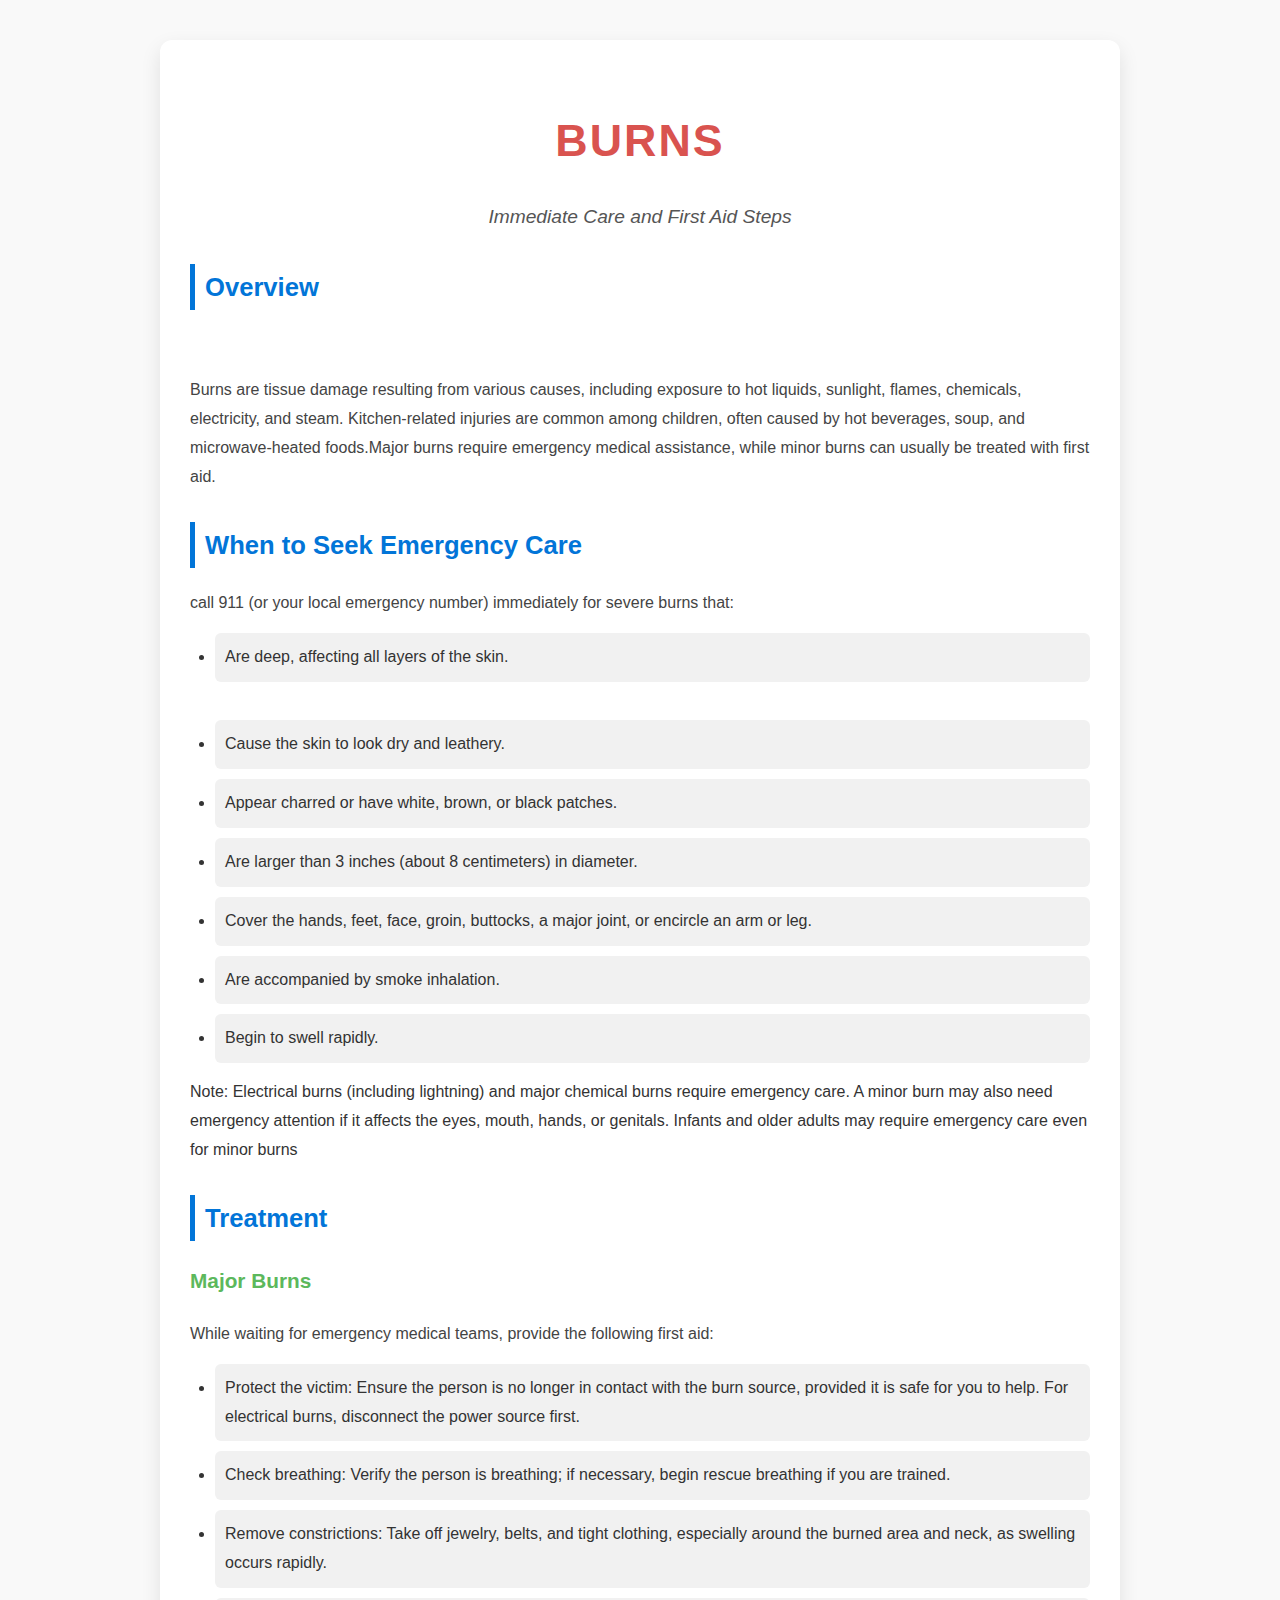
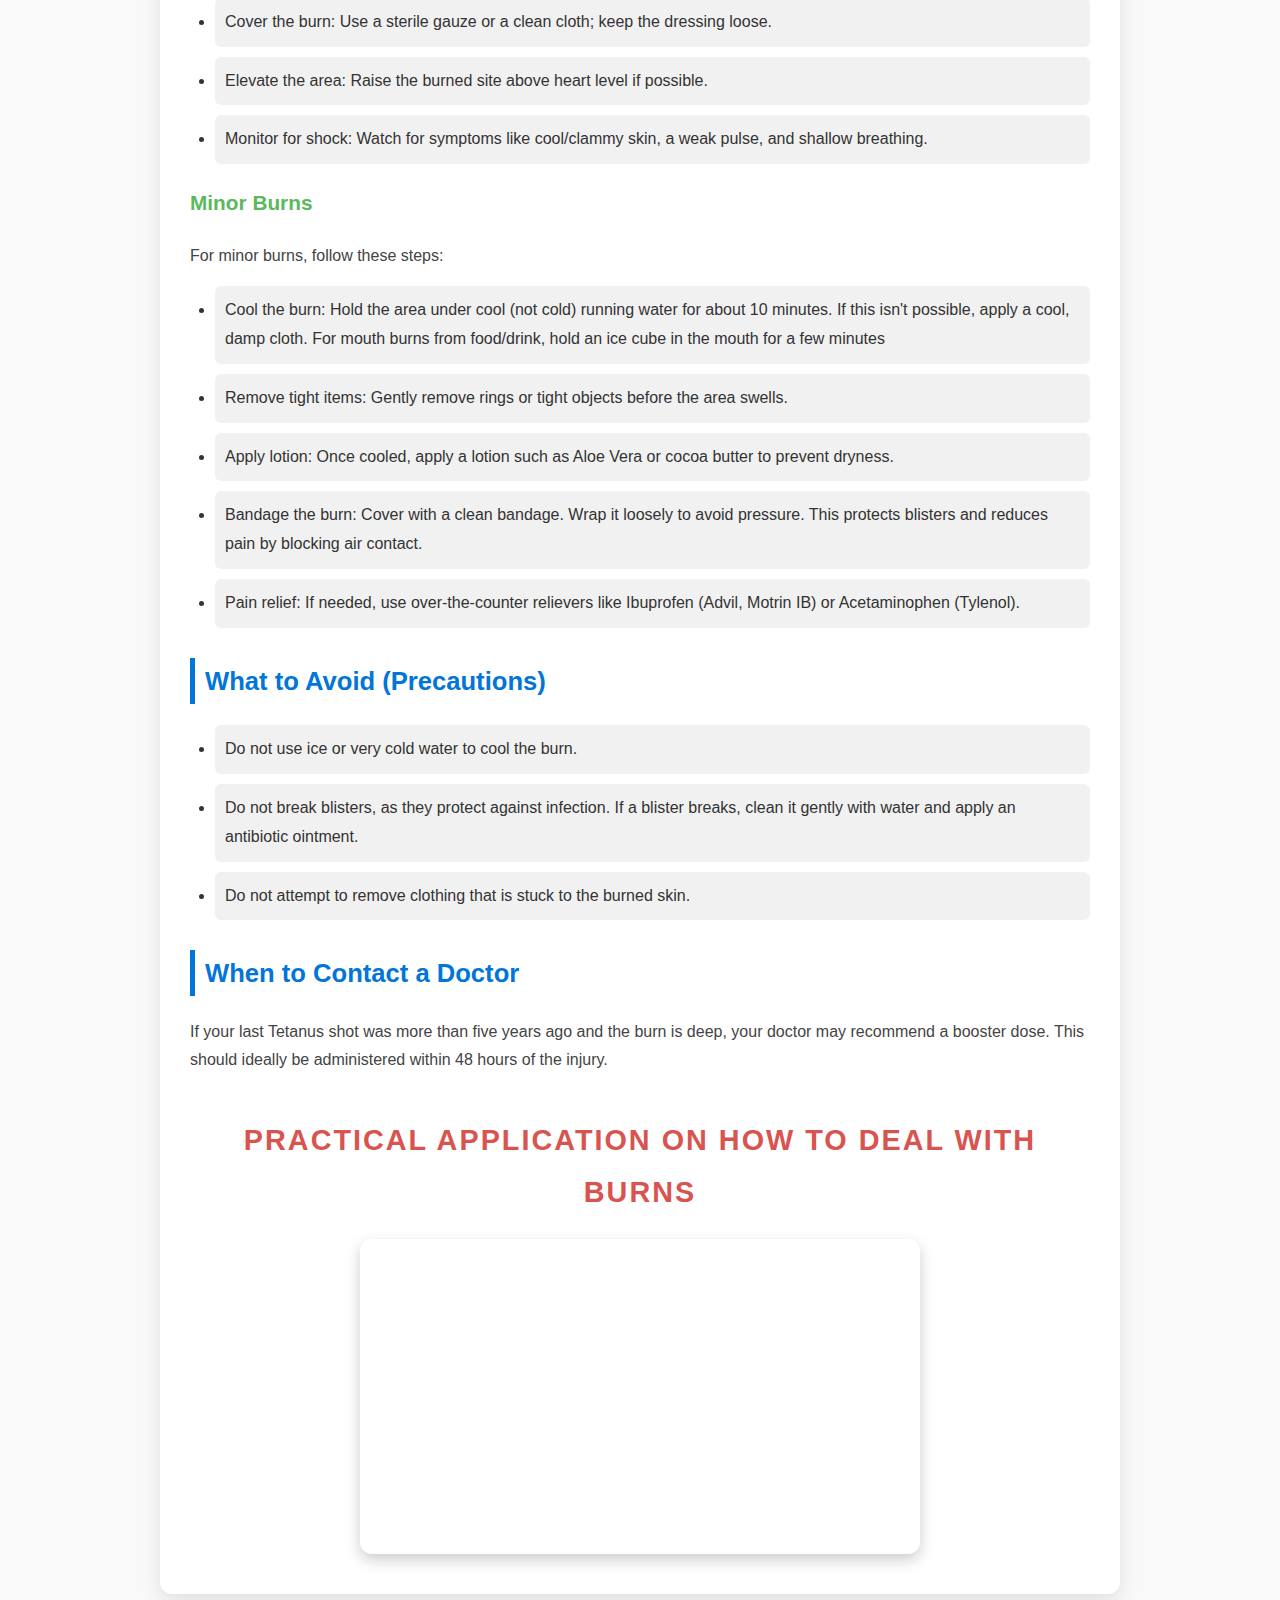
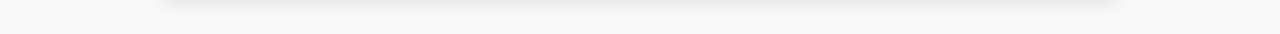
<file: Burns.html>
<!DOCTYPE html>
<html lang="en">
<head>
    <meta charset="UTF-8">
    <meta name="viewport" content="width=device-width, initial-scale=1.0">
    <link rel="stylesheet" href="style 3.css">
    <title>Burns</title>

</head>
<body>
    <section class="Burns-section section">

<div class="header"></div>
<h1 class="main-title">Burns</h1>
<p class="main-subtitle">    Immediate Care and First Aid Steps  </p>
<h2 class="header-text">Overview</h2>
​<p class="subtitle-text">Burns are tissue damage resulting from various causes, including exposure to hot liquids, sunlight, flames, chemicals, electricity, and steam. Kitchen-related injuries are common among children, often caused by hot beverages, soup, and microwave-heated foods.
​Major burns require emergency medical assistance, while minor burns can usually be treated with first aid.
</p>
<h2 class="header-text2">When to Seek Emergency Care</h2>
<p class="subtitle-text">  call 911 (or your local emergency number) immediately for severe burns that:</p>
<ul class="list">
<li>​Are deep, affecting all layers of the skin.</li>
​<li>Cause the skin to look dry and leathery.</li>
<li>​Appear charred or have white, brown, or black patches.</li>
<li>​Are larger than 3 inches (about 8 centimeters) in diameter.</li>
<li>​Cover the hands, feet, face, groin, buttocks, a major joint, or encircle an arm or leg.</li>
<li>Are accompanied by smoke inhalation.</li>
<li>​Begin to swell rapidly.</li>
</ul>
<span>​Note:</span> Electrical burns (including lightning) and major chemical burns require emergency care. A minor burn may also need emergency attention if it affects the eyes, mouth, hands, or genitals. Infants and older adults may require emergency care even for minor burns
<h2 class="header-title">Treatment</h2>
<h3 class="secound-title">Major Burns</h3>
<p class="subtitle-text">While waiting for emergency medical teams, provide the following first aid:</p>
<ul class="list">
<li><span>​Protect the victim:</span> Ensure the person is no longer in contact with the burn source, provided it is safe for you to help. For electrical burns, disconnect the power source first.</li>
<li><span>​Check breathing:</span> Verify the person is breathing; if necessary, begin rescue breathing if you are trained.</li>
<li><span>​Remove constrictions:</span> Take off jewelry, belts, and tight clothing, especially around the burned area and neck, as swelling occurs rapidly.</li>
<li><span>​Cover the burn:</span> Use a sterile gauze or a clean cloth; keep the dressing loose.</li>
<li><span>​Elevate the area:</span> Raise the burned site above heart level if possible.</li>
<li><span>​Monitor for shock:</span> Watch for symptoms like cool/clammy skin, a weak pulse, and shallow breathing.</li>
</ul>
<h3 class="secound-title">​Minor Burns</h3>
<p class="subtitle-text">​For minor burns, follow these steps:</p>
<ul class="list">
    <li><span>​Cool the burn:</span>  Hold the area under cool (not cold) running water for about 10 minutes. If this isn't possible, apply a cool, damp cloth. For mouth burns from food/drink, hold an ice cube in the mouth for a few minutes</li>
    <li><span>​Remove tight items:</span> Gently remove rings or tight objects before the area swells.</li>
    <li><span> Apply lotion:</span> Once cooled, apply a lotion such as Aloe Vera or cocoa butter to prevent dryness.</li>
    <li><span>​Bandage the burn:</span> Cover with a clean bandage. Wrap it loosely to avoid pressure. This protects blisters and reduces pain by blocking air contact.</li>
    <li><span>​Pain relief:</span> If needed, use over-the-counter relievers like Ibuprofen (Advil, Motrin IB) or Acetaminophen (Tylenol).</li>
</ul>
<h2 class="header-title">What to Avoid (Precautions)</h2>
<ul class="list">
    <li>​Do not use ice or very cold water to cool the burn.</li>
    <li>​Do not break blisters, as they protect against infection. If a blister breaks, clean it gently with water and apply an antibiotic ointment.</li>
    <li>​Do not attempt to remove clothing that is stuck to the burned skin.</li>

</ul>
<h2 class="header-title">When to Contact a Doctor</h2>
  <p class="subtitle-text">If your last Tetanus shot was more than five years ago and the burn is deep, your doctor may recommend a booster dose. This should ideally be administered within 48 hours of the injury.</p>
<section class="section-video"></section>
  <div class="video">
    <h1 class="main-title">Practical Application on How to Deal with Burns</h1>
    <iframe width="560" height="315" src="https://www.youtube.com/embed/XJGPzl3ENKo?si=gTmqLdoCCyD_lgZm autoplay=1"
     title="YouTube video player" 
     frameborder="0" 
     allow="accelerometer; autoplay; clipboard-write; encrypted-media; gyroscope; picture-in-picture; web-share" 
     referrerpolicy="strict-origin-when-cross-origin" 
     allowfullscreen>
    </iframe>
  </div>




</section> 
</body>

</html>
</file>
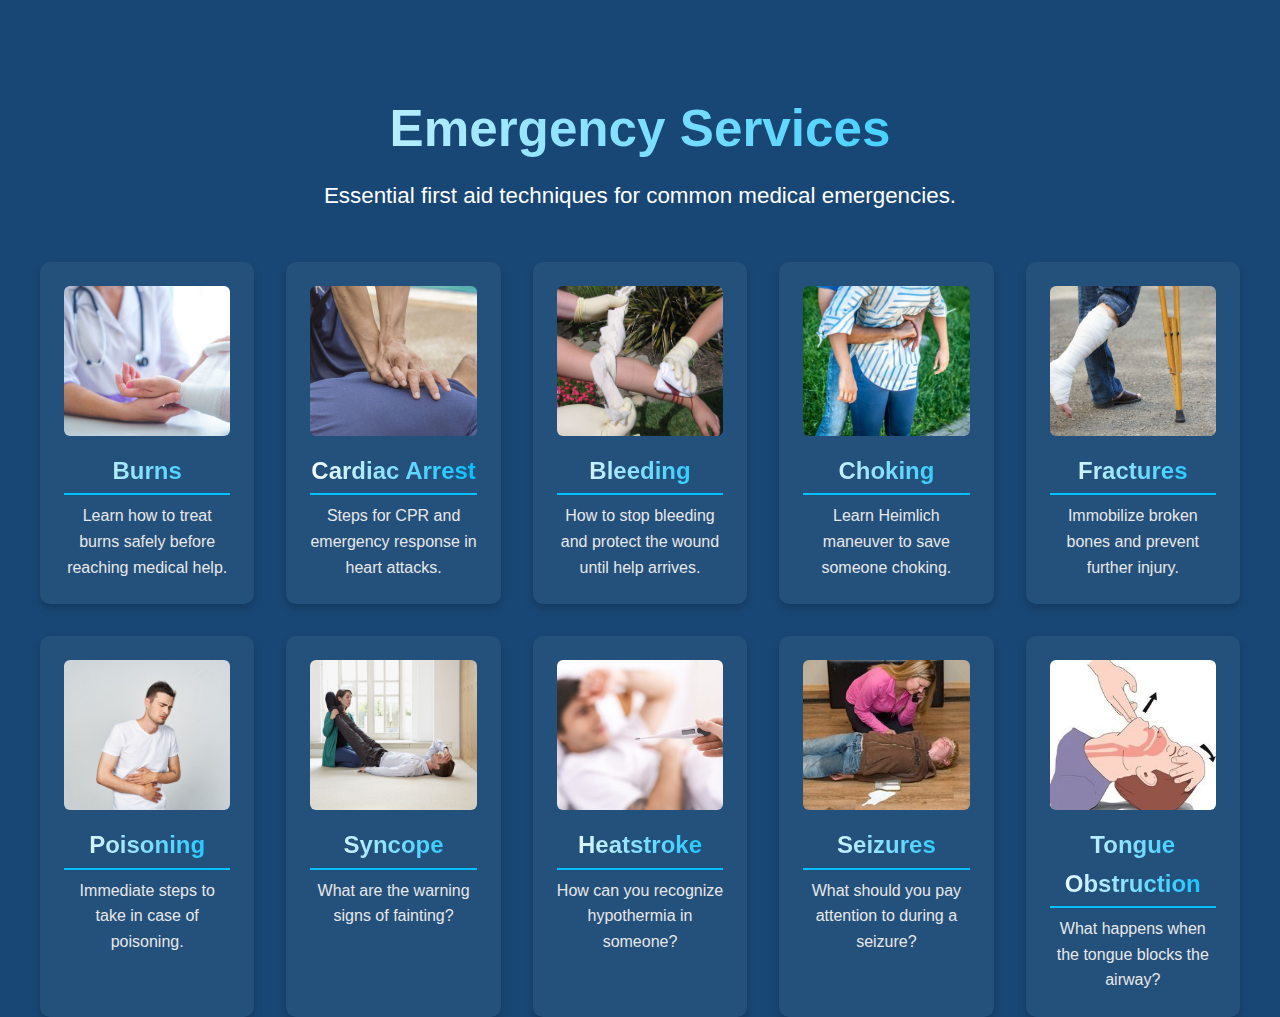
<file: Emergency Services.html>
<!DOCTYPE html>
<html lang="en">
<head>
    <meta charset="UTF-8">
    <meta name="viewport" content="width=device-width, initial-scale=1.0">
    <link rel="stylesheet" href="style.css">
    <link rel="stylesheet" href="style 2.css">
    <title>Emergency Services</title>
</head>
<body>
    
    <section class="me-emergency-services-intro">
  <div class="me-section-divider">
    <h2 class="me-title-of-part2">Emergency Services</h2>
    <p class="me-subtitle-of-part2">
      Essential first aid techniques for common medical emergencies.
    </p>
  </div>

  <div class="me-services-cards-container">
    <!-- Card 1: Burns -->
    <a href="Burns.html" class="me-card">
      <img src="burns.jpg" alt="Burns First Aid" class="card-img">
      <h2 class="card-title">Burns</h2>
      <p class="card-text">Learn how to treat burns safely before reaching medical help.</p>
    </a>

    <!-- Card 2: Cardiac Arrest -->
    <a href="Cardiac Arrest.html" class="me-card">
      <img src="cardiac arrest.jpg" alt="Cardiac Arrest" class="card-img">
      <h2 class="card-title">Cardiac Arrest</h2>
      <p class="card-text">Steps for CPR and emergency response in heart attacks.</p>
    </a>

    <!-- Card 3: Bleeding -->
    <a href="Bleeding.html" class="me-card">
      <img src="bleeding.jpg" alt="Bleeding Control" class="card-img">
      <h2 class="card-title">Bleeding</h2>
      <p class="card-text">How to stop bleeding and protect the wound until help arrives.</p>
    </a>

    <!-- Card 4: Choking -->
    <a href="Choking.html" class="me-card">
      <img src="choking.jpg" alt="Choking First Aid" class="card-img">
      <h2 class="card-title">Choking</h2>
      <p class="card-text">Learn Heimlich maneuver to save someone choking.</p>
    </a>

    <!-- Card 5: Fractures -->
    <a href="Fractures.html" class="me-card">
      <img src="Fractures.jpg" alt="Fractures First Aid" class="card-img">
      <h2 class="card-title">Fractures</h2>
      <p class="card-text">Immobilize broken bones and prevent further injury.</p>
    </a>

    <!-- Card 6: Poisoning -->
    <a href="Poisoning.html" class="me-card">
      <img src="Poisoning.jpg" alt="Poisoning First Aid" class="card-img">
      <h2 class="card-title">Poisoning</h2>
      <p class="card-text">Immediate steps to take in case of poisoning.</p>
    </a>

    <!-- Card 7: Syncope -->
    <a href="Syncope.html" class="me-card">
      <img src="Syncope.jpg" alt="Syncope" class="card-img">
      <h2 class="card-title">Syncope</h2>
      <p class="card-text">What are the warning signs of fainting?</p>
    </a>

    <!-- Card 8: Heatstroke -->
    <a href="Heatstroke.html" class="me-card">
      <img src="heatstroke.jpg" alt="Heatstroke" class="card-img">
      <h2 class="card-title">Heatstroke</h2>
      <p class="card-text">How can you recognize hypothermia in someone?</p>
    </a>

    <!-- Card 9: Seizures -->
    <a href="seizures.html" class="me-card">
      <img src="Seizures.jpg" alt="Seizures First Aid" class="card-img">
      <h2 class="card-title">Seizures</h2>
      <p class="card-text">What should you pay attention to during a seizure?</p>
    </a>

    <!-- Card 10: Tongue Obstruction -->
    <a href="Tongue obstruction.html" class="me-card">
      <img src="the tongue.jpg" alt="Tongue Obstruction First Aid" class="card-img">
      <h2 class="card-title">Tongue Obstruction</h2>
      <p class="card-text">What happens when the tongue blocks the airway?</p>
    </a>
  </div>
</section>
</body>
</html>

</html>
</file>
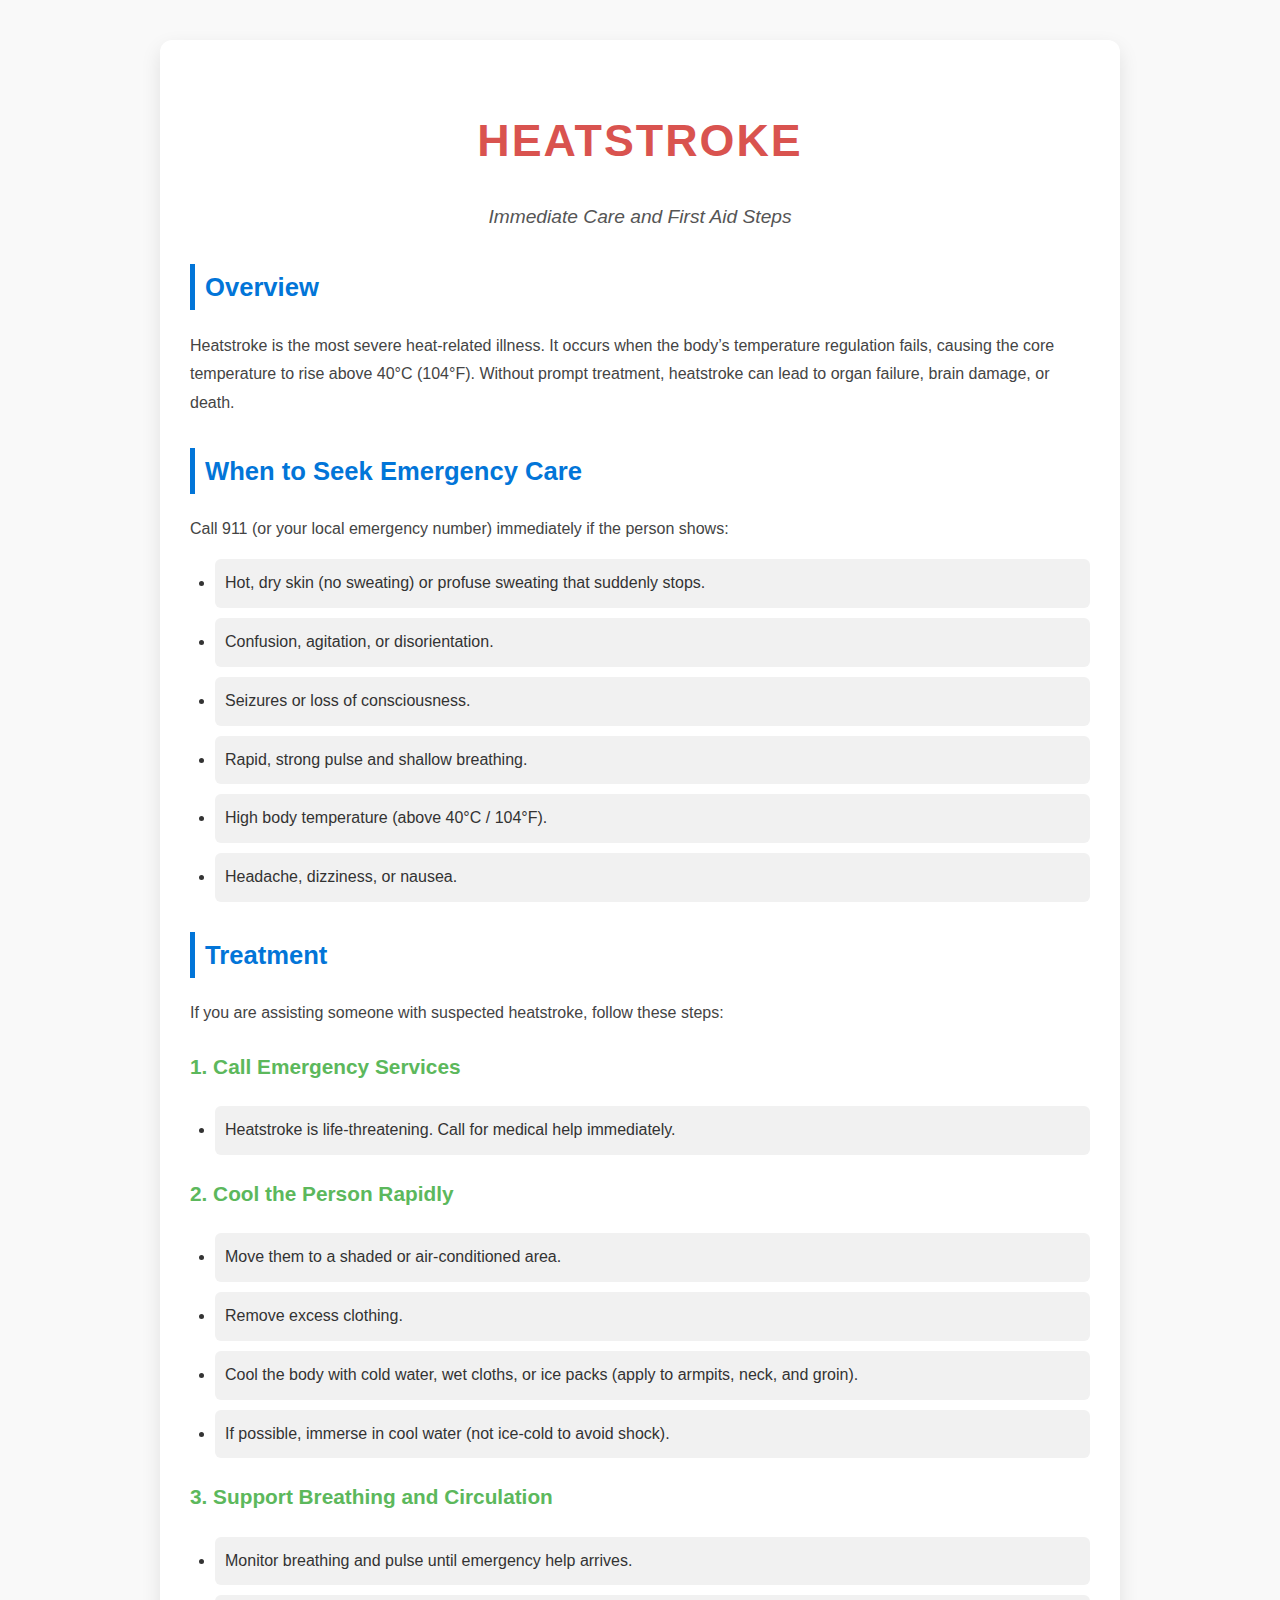
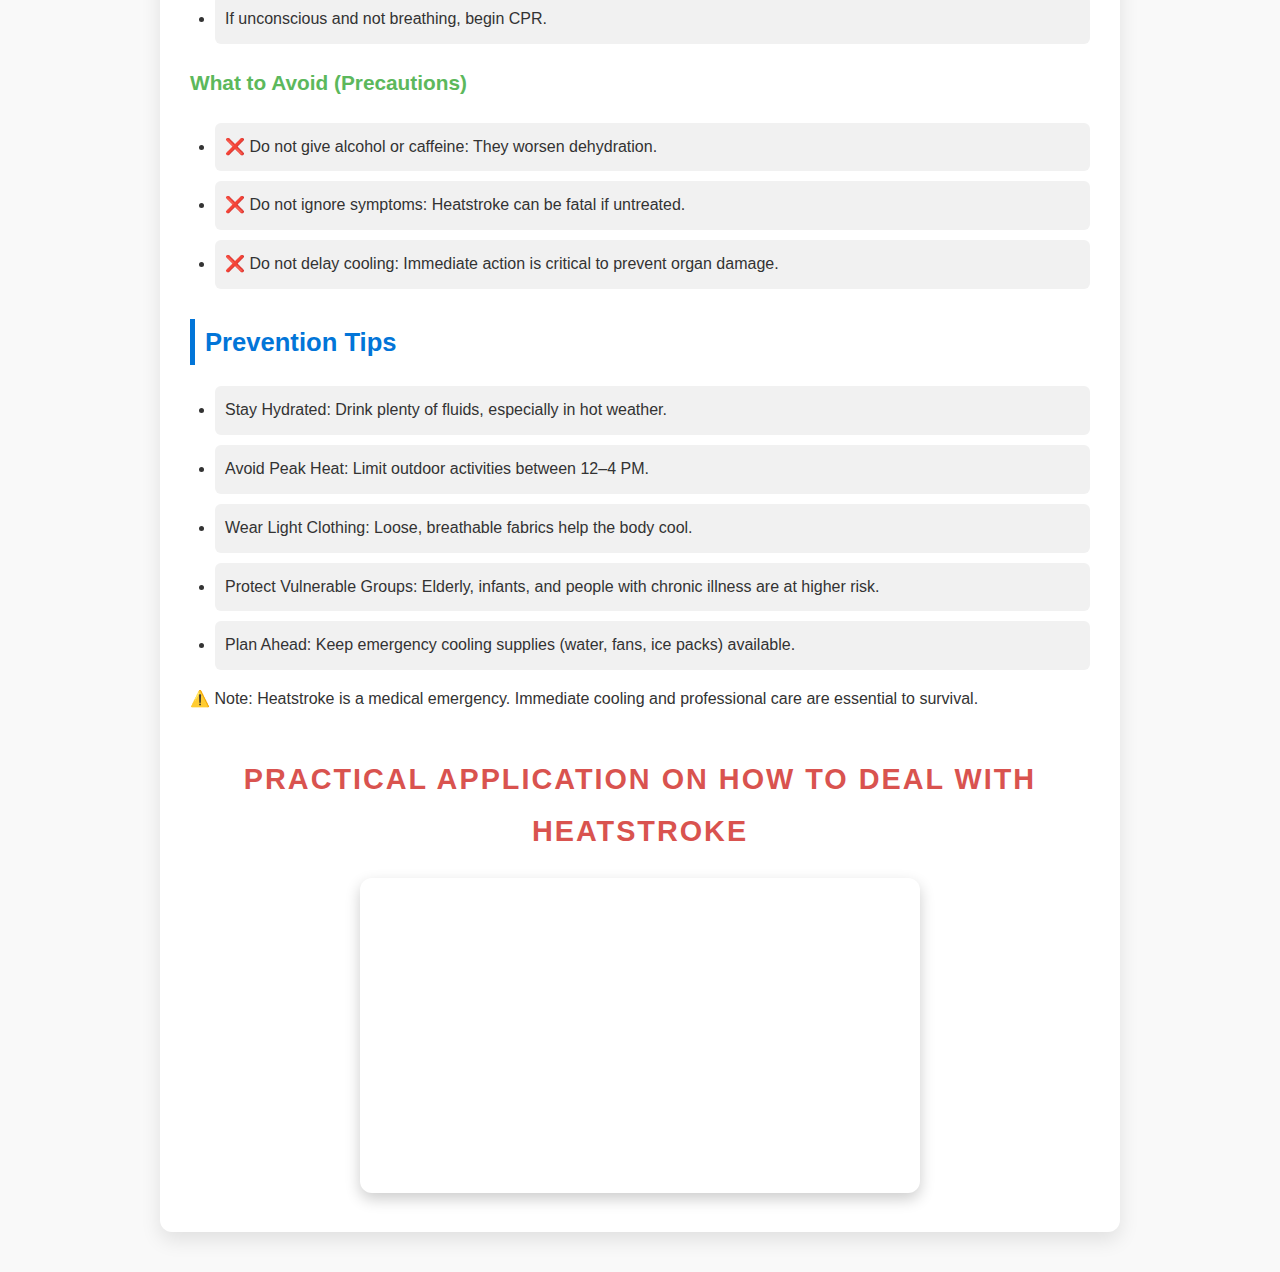
<file: Heatstroke.html>
<!DOCTYPE html>
<html lang="en">
<head>
    <meta charset="UTF-8">
    <meta name="viewport" content="width=device-width, initial-scale=1.0">
        <link rel="stylesheet" href="style 3.css">
    <title>Heatstroke</title>
</head>
<body>
<section class="Heatstroke-section section">
<div class="header"></div>
<h1 class="main-title">Heatstroke</h1>
<p class="main-subtitle">Immediate Care and First Aid Steps</p>

<h2 class="header-text">Overview</h2>
<p class="subtitle-text">
Heatstroke is the most severe heat-related illness. It occurs when the body’s temperature regulation fails, causing the core temperature to rise above 40°C (104°F). Without prompt treatment, heatstroke can lead to organ failure, brain damage, or death.
</p>

<h2 class="header-text2">When to Seek Emergency Care</h2>
<p class="subtitle-text">Call 911 (or your local emergency number) immediately if the person shows:</p>
<ul class="list">
<li>Hot, dry skin (no sweating) or profuse sweating that suddenly stops.</li>
<li>Confusion, agitation, or disorientation.</li>
<li>Seizures or loss of consciousness.</li>
<li>Rapid, strong pulse and shallow breathing.</li>
<li>High body temperature (above 40°C / 104°F).</li>
<li>Headache, dizziness, or nausea.</li>
</ul>

<h2 class="header-title">Treatment</h2>
<p class="subtitle-text">If you are assisting someone with suspected heatstroke, follow these steps:</p>

<h3 class="secound-title">1. Call Emergency Services</h3>
<ul class="list">
<li>Heatstroke is life-threatening. Call for medical help immediately.</li>
</ul>

<h3 class="secound-title">2. Cool the Person Rapidly</h3>
<ul class="list">
<li>Move them to a shaded or air-conditioned area.</li>
<li>Remove excess clothing.</li>
<li>Cool the body with cold water, wet cloths, or ice packs (apply to armpits, neck, and groin).</li>
<li>If possible, immerse in cool water (not ice-cold to avoid shock).</li>
</ul>

<h3 class="secound-title">3. Support Breathing and Circulation</h3>
<ul class="list">
<li>Monitor breathing and pulse until emergency help arrives.</li>
<li>If unconscious and not breathing, begin CPR.</li>
</ul>

<h3 class="secound-title">What to Avoid (Precautions)</h3>
<ul class="list">
<li><span>❌ Do not give alcohol or caffeine:</span> They worsen dehydration.</li>
<li><span>❌ Do not ignore symptoms:</span> Heatstroke can be fatal if untreated.</li>
<li><span>❌ Do not delay cooling:</span> Immediate action is critical to prevent organ damage.</li>
</ul>

<h2 class="header-title">Prevention Tips</h2>
<ul class="list">
<li><span>Stay Hydrated:</span> Drink plenty of fluids, especially in hot weather.</li>
<li><span>Avoid Peak Heat:</span> Limit outdoor activities between 12–4 PM.</li>
<li><span>Wear Light Clothing:</span> Loose, breathable fabrics help the body cool.</li>
<li><span>Protect Vulnerable Groups:</span> Elderly, infants, and people with chronic illness are at higher risk.</li>
<li><span>Plan Ahead:</span> Keep emergency cooling supplies (water, fans, ice packs) available.</li>
</ul>

<span>⚠️ Note: Heatstroke is a medical emergency. Immediate cooling and professional care are essential to survival.</span>

<section class="section-video"></section>
<div class="video">
<h1 class="main-title">Practical Application on How to Deal with Heatstroke</h1>
<iframe width="560" height="315" src="https://www.youtube.com/embed/7TBHMigbVnM?si=vk7EGiwaCnEfLvaA" title="YouTube video player" frameborder="0" allow="accelerometer; autoplay; clipboard-write; encrypted-media; gyroscope; picture-in-picture; web-share" referrerpolicy="strict-origin-when-cross-origin" allowfullscreen></iframe>
</div>
</section>


</body>

</html>
</file>
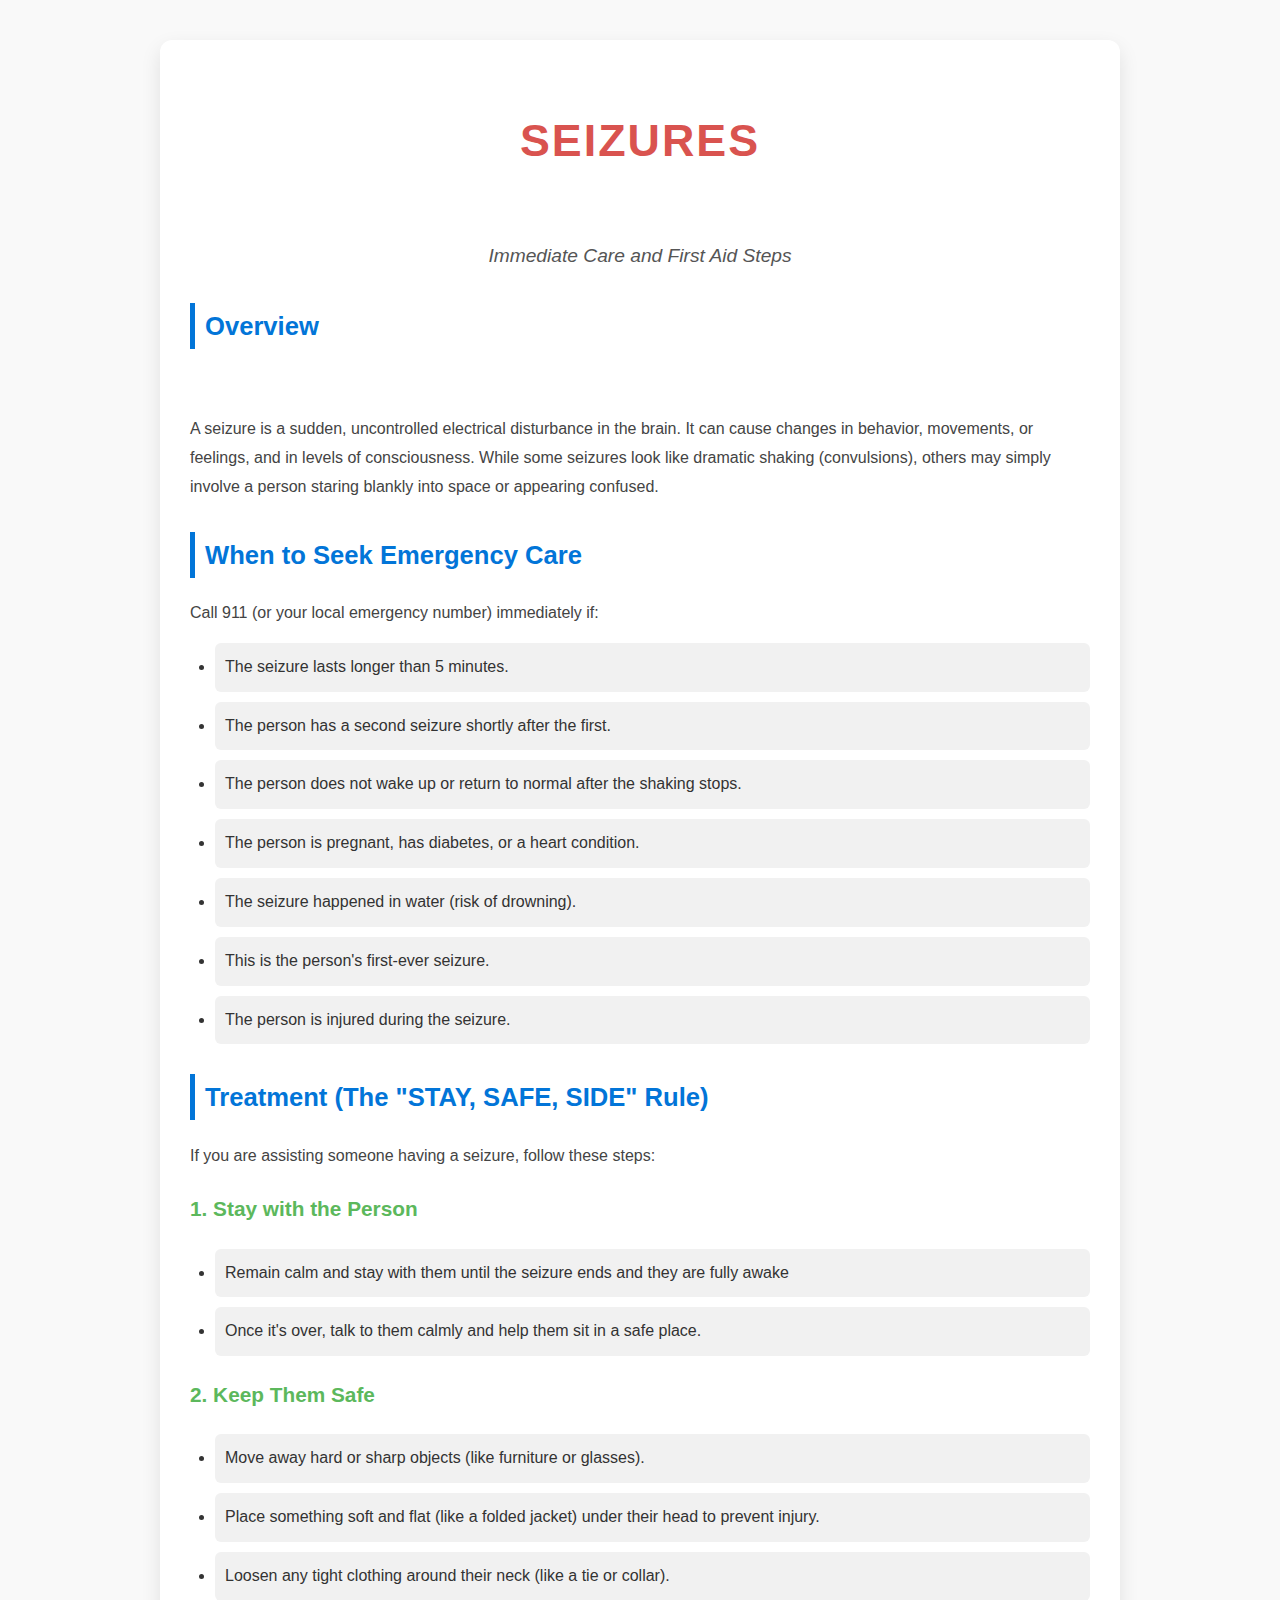
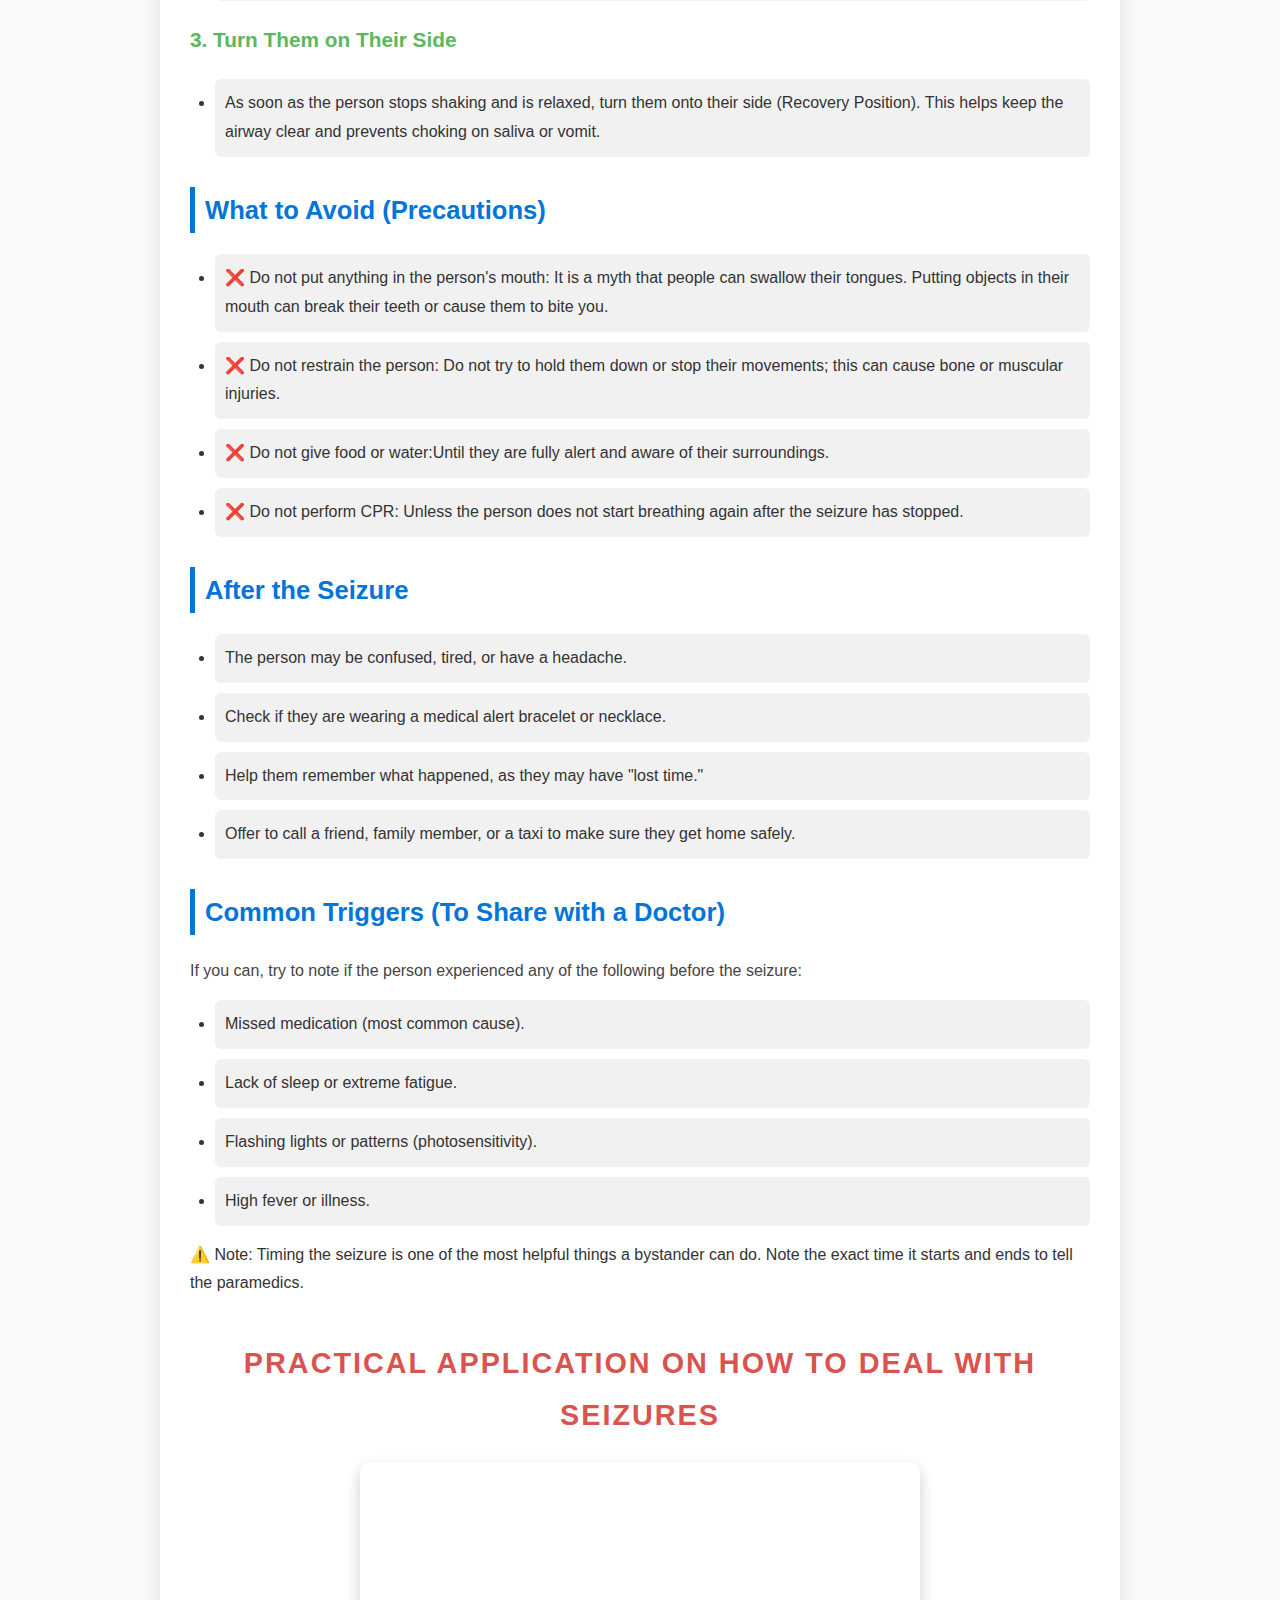
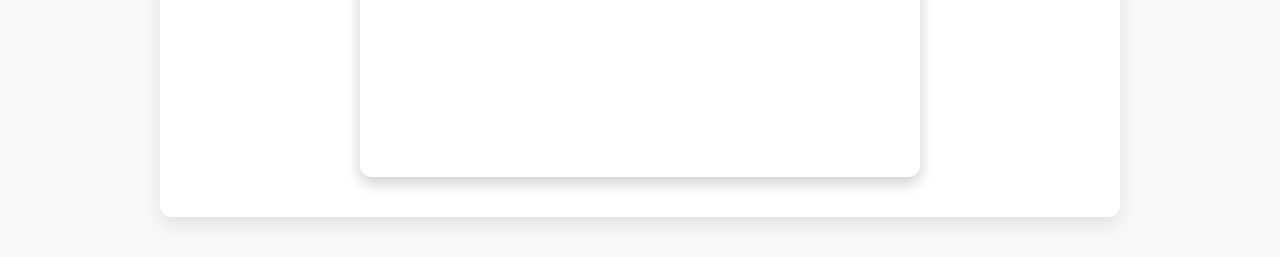
<file: Seizures.html>
<!DOCTYPE html>
<html lang="en">
<head>
    <meta charset="UTF-8">
    <meta name="viewport" content="width=device-width, initial-scale=1.0">
         <link rel="stylesheet" href="style 3.css">
    <title>seizures</title>
</head>
<body>
        <section class="Seizures-section section">
<div class="header"></div>
<h1 class="main-title"> seizures</h1>
                ​<p class="main-subtitle">​Immediate Care and First Aid Steps</p>
                 <h2 class="header-text">Overview</h2>
​<p class="subtitle-text">​A seizure is a sudden, uncontrolled electrical disturbance in the brain. It can cause changes in behavior, movements, or feelings, and in levels of consciousness. While some seizures look like dramatic shaking (convulsions), others may simply involve a person staring blankly into space or appearing confused.</p>
<h2 class="header-text2">​When to Seek Emergency Care</h2>
<p class="subtitle-text">​Call 911 (or your local emergency number) immediately if:</p>
      <ul class="list">
    <li>​The seizure lasts longer than 5 minutes.</li>
    <li>​The person has a second seizure shortly after the first.</li>
    <li>​The person does not wake up or return to normal after the shaking stops.</li>
    <li>​The person is pregnant, has diabetes, or a heart condition.</li>
    <li>​The seizure happened in water (risk of drowning).</li>
    <li>​This is the person's first-ever seizure.</li>
    <li>​The person is injured during the seizure.</li>
      </ul>
        <h2 class="header-title">​Treatment (The "STAY, SAFE, SIDE" Rule)</h2>
<p class="subtitle-text">​If you are assisting someone having a seizure, follow these steps:</p>
      
<h3 class="secound-title">​1. Stay with the Person</h3>
<ul class="list">
    <li>Remain calm and stay with them until the seizure ends and they are fully awake</li>
<li>​Once it's over, talk to them calmly and help them sit in a safe place.</li>
      </ul>

<h3 class="secound-title">​2. Keep Them Safe</h3>
<ul class="list">
<li>Move away hard or sharp objects (like furniture or glasses).</li>
<li>​Place something soft and flat (like a folded jacket) under their head to prevent injury.</li>
<li>​Loosen any tight clothing around their neck (like a tie or collar).</li>
</ul>
<h3 class="secound-title">​3. Turn Them on Their Side</h3>
<ul class="list">
<li>​As soon as the person stops shaking and is relaxed, turn them onto their side (Recovery Position). This helps keep the airway clear and prevents choking on saliva or vomit.</li>
</ul>
        <h2 class="header-title">What to Avoid (Precautions) </h2>
<ul class="list">
<li><span>​❌ Do not put anything in the person's mouth: </span>It is a myth that people can swallow their tongues. Putting objects in their mouth can break their teeth or cause them to bite you.</li>
<li><span>​❌ Do not restrain the person: </span>Do not try to hold them down or stop their movements; this can cause bone or muscular injuries.</li>
<li><span>​❌ Do not give food or water:</span>Until they are fully alert and aware of their surroundings.</li>
<li><span>​❌ Do not perform CPR:</span> Unless the person does not start breathing again after the seizure has stopped.</li>
</ul>
     <h2 class="header-title">​After the Seizure</h2>
     <ul class="list">
        <li>​The person may be confused, tired, or have a headache.</li>
                <li>​Check if they are wearing a medical alert bracelet or necklace.</li>
                        <li>​Help them remember what happened, as they may have "lost time."</li>
                                <li>​Offer to call a friend, family member, or a taxi to make sure they get home safely.</li>
                                </ul>
                 <h2 class="header-title">​​Common Triggers (To Share with a Doctor)</h2>
                 <p class="subtitle-text">If you can, try to note if the person experienced any of the following before the seizure:</p>
                 <ul class="list">
                <li>​Missed medication (most common cause).</li>
                <li>​Lack of sleep or extreme fatigue.</li>
                <li>​Flashing lights or patterns (photosensitivity).</li>
<li>​High fever or illness.</li>
                 </ul>          
                 <span>​⚠️ Note: Timing the seizure is one of the most helpful things a bystander can do. Note the exact time it starts and ends to tell the paramedics.

                 </span> 
                 <section class="section-video"></section>
  <div class="video">
    <h1 class="main-title">Practical Application on How to Deal with seizures</h1>
   <iframe width="560" height="315" src="https://www.youtube.com/embed/Ovsw7tdneqE?si=GnZjy5wyD7HNbrfy" title="YouTube video player" frameborder="0" allow="accelerometer; autoplay; clipboard-write; encrypted-media; gyroscope; picture-in-picture; web-share" referrerpolicy="strict-origin-when-cross-origin" allowfullscreen></iframe>
    </video>
  </div>
    
        </section>
</body>

</html>
</file>
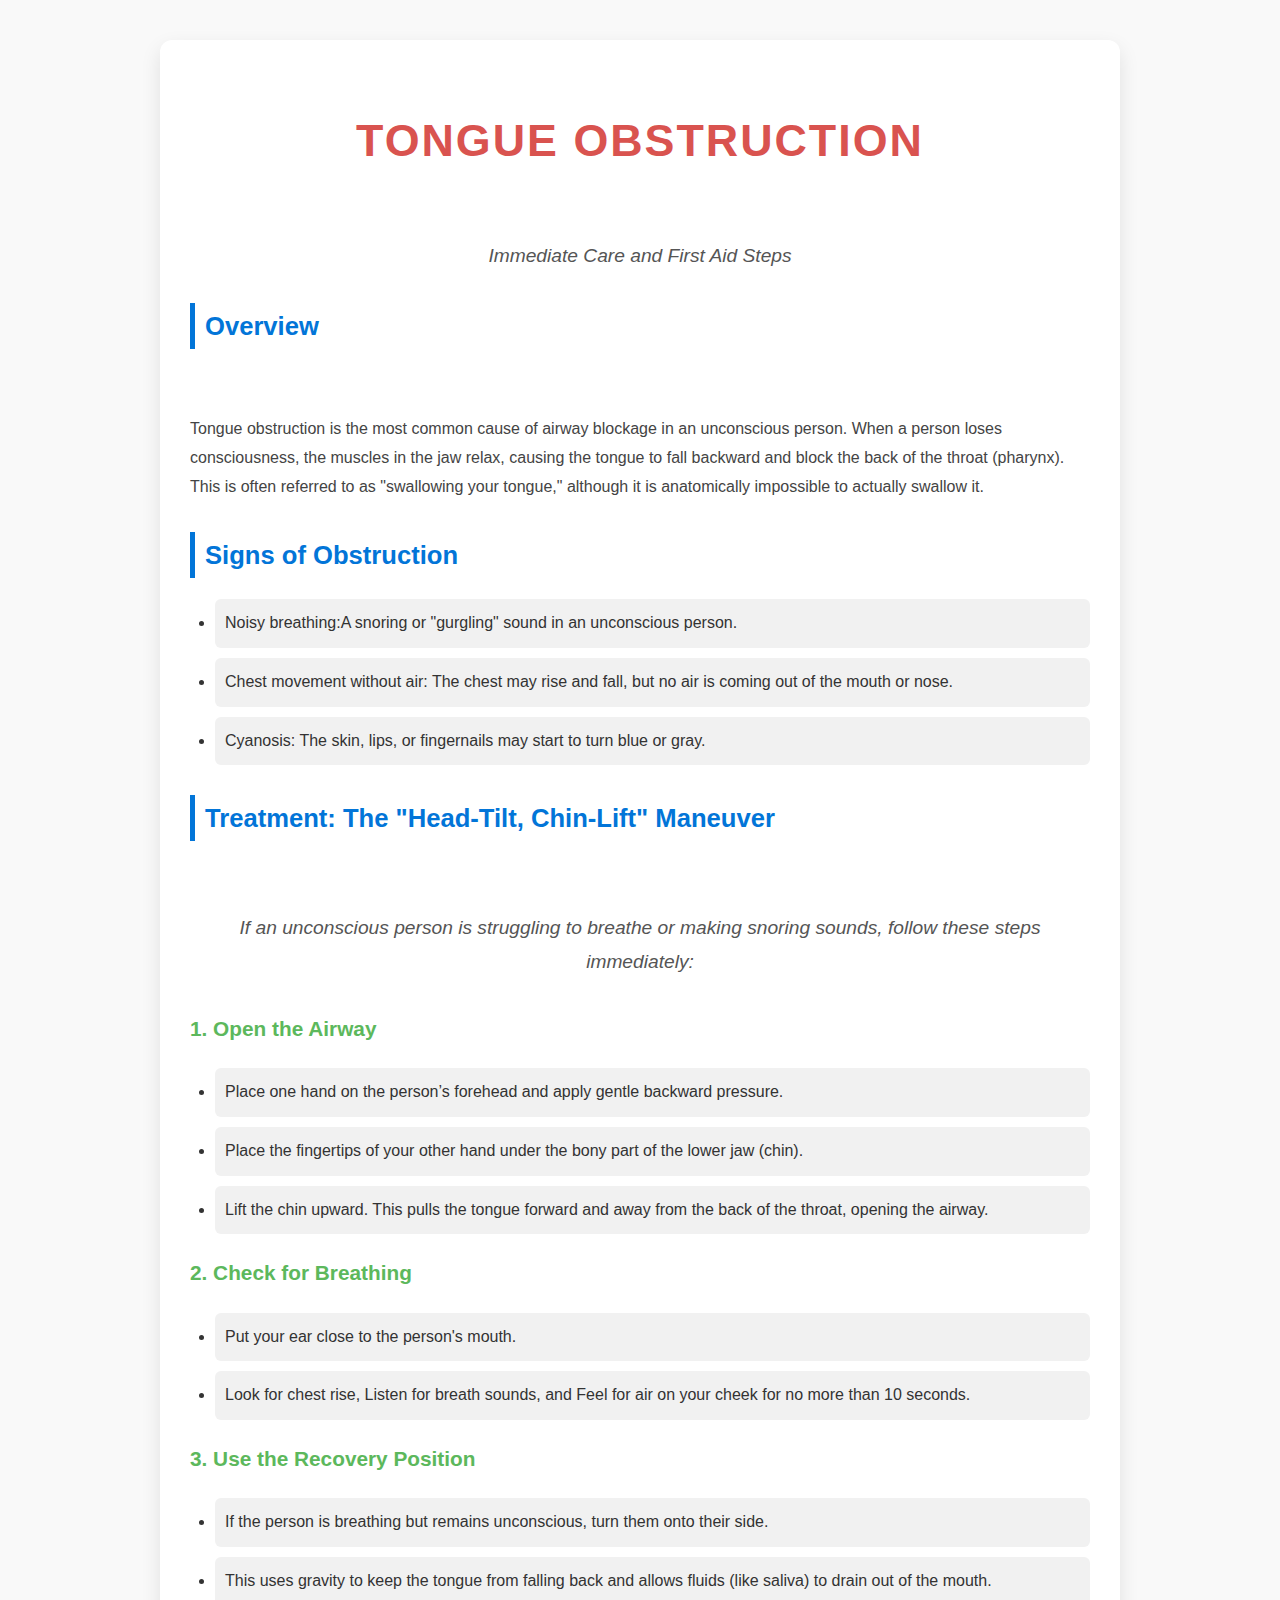
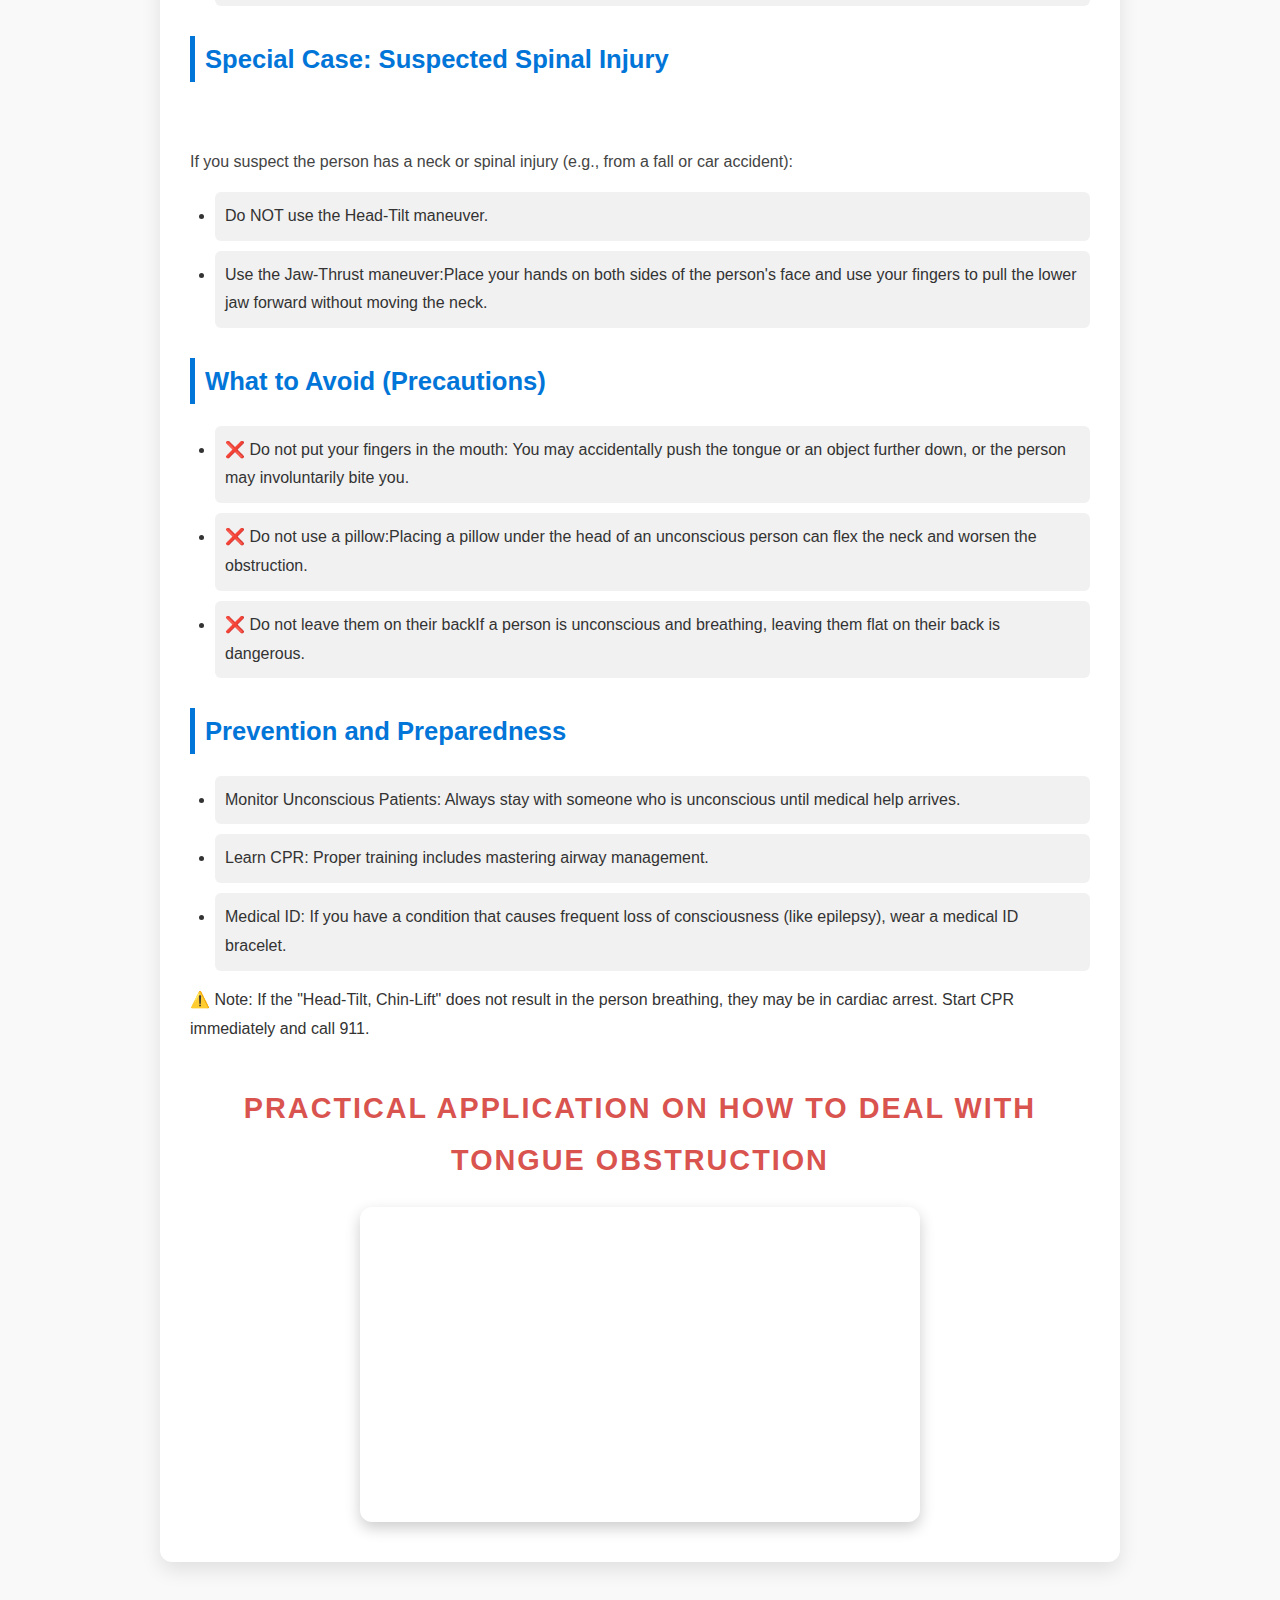
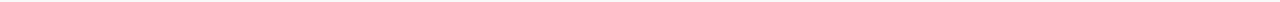
<file: Tongue Obstruction.html>
<!DOCTYPE html>
<html lang="en">
<head>
    <meta charset="UTF-8">
    <meta name="viewport" content="width=device-width, initial-scale=1.0">
             <link rel="stylesheet" href="style 3.css">
    <title>Tongue Obstruction</title>
</head>
<body>
            <section class="Tongue Obstruction-section section">
<div class="header"></div>
<h1 class="main-title"> Tongue Obstruction</h1>
                ​<p class="main-subtitle">​Immediate Care and First Aid Steps</p>
                 <h2 class="header-text">Overview</h2>
              ​<p class="subtitle-text">​​Tongue obstruction is the most common cause of airway blockage in an unconscious person. When a person loses consciousness, the muscles in the jaw relax, causing the tongue to fall backward and block the back of the throat (pharynx). This is often referred to as "swallowing your tongue," although it is anatomically impossible to actually swallow it.

              </p>
<h2 class="header-text2">​Signs of Obstruction</h2>
<ul class="list">
<li><span>​Noisy breathing:</span>A snoring or "gurgling" sound in an unconscious person.</li>
<li><span>​Chest movement without air:</span> The chest may rise and fall, but no air is coming out of the mouth or nose.</li>
<li><span>​Cyanosis: </span>The skin, lips, or fingernails may start to turn blue or gray.</li>

</ul>
 <h2 class="header-title">​Treatment: The "Head-Tilt, Chin-Lift" Maneuver</h2>
​<p class="main-subtitle">​If an unconscious person is struggling to breathe or making snoring sounds, follow these steps immediately:</p>
<h3 class="secound-title">​1. Open the Airway</h3>
<ul class="list">
<li>​Place one hand on the person’s forehead and apply gentle backward pressure.</li>
<li>​Place the fingertips of your other hand under the bony part of the lower jaw (chin).</li>
<li>​Lift the chin upward. This pulls the tongue forward and away from the back of the throat, opening the airway.</li>
</ul>
<h3 class="secound-title">​2. Check for Breathing</h3>
<ul class="list">
<li>​Put your ear close to the person's mouth.</li>
<li>​Look for chest rise, Listen for breath sounds, and Feel for air on your cheek for no more than 10 seconds.</li>
</ul>
<h3 class="secound-title">​3. Use the Recovery Position</h3>
<ul class="list">
<li>​If the person is breathing but remains unconscious, turn them onto their side.</li>
<li>​This uses gravity to keep the tongue from falling back and allows fluids (like saliva) to drain out of the mouth.</li>
</ul>
<h2 class="header-title">​Special Case: Suspected Spinal Injury</h2>
              ​<p class="subtitle-text">​If you suspect the person has a neck or spinal injury (e.g., from a fall or car accident):</p>
<ul class="list">
<li>​Do NOT use the Head-Tilt maneuver.</li>
<li><span>​Use the Jaw-Thrust maneuver:</span>Place your hands on both sides of the person's face and use your fingers to pull the lower jaw forward without moving the neck.</li>
</ul>
 <h2 class="header-title">​What to Avoid (Precautions) </h2>
<ul class="list">
<li><span>​❌ Do not put your fingers in the mouth:</span> You may accidentally push the tongue or an object further down, or the person may involuntarily bite you.</li>
<li><span>​❌ Do not use a pillow:</span>Placing a pillow under the head of an unconscious person can flex the neck and worsen the obstruction.</li>
<li><span>​❌ Do not leave them on their back</span>If a person is unconscious and breathing, leaving them flat on their back is dangerous.</li>
</ul>
 <h2 class="header-title">Prevention and Preparedness</h2>
<ul class="list">
<li><span>Monitor Unconscious Patients:</span> Always stay with someone who is unconscious until medical help arrives.</li>
<li><span>​Learn CPR: </span>Proper training includes mastering airway management.</li>
<li><span>​Medical ID: </span>If you have a condition that causes frequent loss of consciousness (like epilepsy), wear a medical ID bracelet.</li>


</ul>
         <span>​⚠️ Note: If the "Head-Tilt, Chin-Lift" does not result in the person breathing, they may be in cardiac arrest. Start CPR immediately and call 911.</span>
                 <section class="section-video"></section>
  <div class="video">
    <h1 class="main-title">Practical Application on How to Deal with Tongue Obstruction</h1>
    <iframe width="560" height="315" src="https://www.youtube.com/embed/e6t8il7IHTA?si=hKV1T53SC28Cww-e" title="YouTube video player" frameborder="0" allow="accelerometer; autoplay; clipboard-write; encrypted-media; gyroscope; picture-in-picture; web-share" referrerpolicy="strict-origin-when-cross-origin" allowfullscreen></iframe>
    </video>
  </div>
    
            </section>
</body>

</html>
</file>
<file: style 3.css>
body {
    font-family: 'Segoe UI', Tahoma, Geneva, Verdana, sans-serif;
    line-height: 1.8;
    margin: 0;
    padding: 0;
    background: #f9f9f9;
    color: #333;
}


.section {
    max-width: 900px;
    margin: 40px auto;
    padding: 30px;
    background: #fff;
    border-radius: 12px;
    box-shadow: 0 8px 20px rgba(0,0,0,0.1);
}

.main-title {
    text-align: center;
    font-size: 2.8rem;
    color: #d9534f;
    margin-bottom: 10px;
    text-transform: uppercase;
    letter-spacing: 2px;
}


.main-subtitle {
    text-align: center;
    font-size: 1.2rem;
    color: #555;
    margin-bottom: 30px;
    font-style: italic;
}


.header-text, .header-text2, .header-title {
    font-size: 1.6rem;
    margin-top: 30px;
    color: #0275d8;
    border-left: 5px solid #0275d8;
    padding-left: 10px;
}

.secound-title {
    font-size: 1.3rem;
    margin-top: 20px;
    color: #5cb85c;
}


.subtitle-text {
    font-size: 1rem;
    color: #444;
    margin-bottom: 15px;
}


.list {
    margin: 15px 0;
    padding-left: 25px;
}

.list li {
    margin-bottom: 10px;
    padding: 10px;
    background: #f1f1f1;
    border-radius: 6px;
    transition: 0.3s;
}

.list li:hover {
    background: #e6f7ff;
    transform: translateX(5px);
}


.video {
    margin-top: 40px;
    text-align: center;
}

.video h1 {
    font-size: 1.8rem;
    color: #d9534f;
    margin-bottom: 20px;
}

.video iframe {
    border-radius: 12px;
    box-shadow: 0 6px 15px rgba(0,0,0,0.2);
}
</file>
<file: style 2.css>
body{
  background-color:  rgba(0, 51, 102, 0.9);
  color: #e0e0e0;
  font-family: 'Segoe UI', Tahoma, Geneva, Verdana, sans-serif;
}

.me-emergency-services-intro {
  height: 100%;
 
  padding: 4rem 2rem;
  text-align: center;
}


.me-emergency-services-intro .me-section-divider {
  padding: 1.5rem;
  margin: auto;
}

.me-emergency-services-intro .me-title-of-part2 {
  font-family: 'Segoe UI', Tahoma, Geneva, Verdana, sans-serif;
  font-size: clamp(2rem, 4vw, 4rem);
  margin-bottom: 0.5rem;
  background: linear-gradient(to right, #ffffff, #00bfff);
  background-clip: text;
  -webkit-text-fill-color: transparent;
  text-align: center;
}

.me-emergency-services-intro .me-subtitle-of-part2 {
  color: #ffffff;
  font-size: clamp(1rem, 2.5vw, 1.4rem);
  text-align: center;
  margin-bottom: 1rem;
}


.me-emergency-services-intro .me-services-cards-container {
  display: grid;
  grid-template-columns: repeat(5, 1fr);
  gap: 2rem;
  padding: 0.5rem;
}


@media (max-width: 1200px) {
  .me-emergency-services-intro .me-services-cards-container {
    grid-template-columns: repeat(3, 1fr);
  }
}
@media (max-width: 768px) {
  .me-emergency-services-intro .me-services-cards-container {
    grid-template-columns: repeat(1, 1fr);
  }
}


.me-emergency-services-intro .me-card {
  background-color: rgba(255, 255, 255, 0.05);
  color: #f0f0f0;
  padding: 1.5rem;
  border-radius: 10px;
  text-align: center;
  box-shadow: 0 4px 8px rgba(0,0,0,0.2);
  transition: transform 0.3s ease, box-shadow 0.3s ease;
}

.me-emergency-services-intro .me-card:hover {
  transform: translateY(-5px);
  box-shadow: 0 8px 16px rgba(0,0,0,0.3);
}


.me-emergency-services-intro .card-img {
  height: 150px;
  width: 100%;
  object-fit: cover;
  border-radius: 6px;
  margin-bottom: 1rem;
}


.me-emergency-services-intro .card-title {
  font-size: 1.5rem;
  font-weight: bold;
  margin-bottom: 0.5rem;
  background: linear-gradient(to right, #ffffff, #00bfff);
  background-clip: text;
  -webkit-text-fill-color: transparent;
}


.me-emergency-services-intro .card-text {
  font-size: 1rem;
  line-height: 1.6;
  color: #e8e8e8;
}
</file>
<file: style.css>
/* Reset */
* {
  margin: 0;
  padding: 0;
  box-sizing: border-box;
}
html {
  scroll-behavior: smooth;
}
body {
  font-family: 'Segoe UI', Tahoma, Geneva, Verdana, sans-serif;
  line-height: 1.6;
  background-color: rgb(251, 244, 244);
}

/* Navbar */
.me-navbar {
  background-color: rgba(0, 51, 102, 0.9);
  backdrop-filter: blur(8px);
  position: sticky;
  top: 0;
  width: 100%;
  z-index: 1000;
}
.me-nav-container {
  max-width: 1200px;
  margin: 0 auto;
  padding: 0.8rem 2rem;
  display: flex;
  justify-content: space-between;
  align-items: center;

}
.me-nav-logo a {
  display: flex;
  align-items: center;
  color: #ffffff;
  font-size: 24px;
  font-weight: bold;
  text-decoration: none;
}
.me-nav-logo a :hover {
  color: #00bfff;
}

.me-nav-logo img {
  height: 50px;
  width: auto;
  margin-right: 10px;
}
.me-nav-links {
  list-style: none;
  display: flex;           /* يخلي العناصر جنب بعض */
  flex-direction: row;     /* الاتجاه أفقي */
  gap: 1rem;               /* مسافة بين العناصر */
  margin: 0;
  padding: 0;
}
.me-nav-links a {
  color: #ffffff;
  text-decoration: none;
  font-size: 18px;
  transition: color 0.3s ease;
}
.me-nav-links a:hover {
  color: #00bfff;
}
.me-nav-toggle {
  display: none;
  font-size: 24px;
  color: #ffffff;
  cursor: pointer;
}
@media (max-width: 768px) {
  .me-nav-links {
    position: absolute;
    top: 60px;
    right: 0;
    background-color: rgba(0, 51, 102, 0.95);
    flex-direction: column;
    width: 200px;
    padding: 1rem;
    display: none;
  }
  .me-nav-links.active {
    display: flex;
  }
  .me-nav-toggle {
    display: block;
  }
}

/* Hero Section */
.hero {
  position: relative;
  min-height: 90vh;
  display: flex;
  align-items: center;
  justify-content: center;
  padding: 4rem 2rem;
  overflow: hidden;
}
.hero-background-img {
  position: absolute;
  top: 0;
  left: 0;
  width: 100%;
  height: 100%;
  object-fit: cover;
  z-index: 0;
  filter: brightness(0.6) contrast(1);
}
.hero::before {
  content: "";
  position: absolute;
  top: 0;
  left: 0;
  width: 100%;
  height: 100%;
  background: linear-gradient(135deg, rgba(0,64,128,0.6), rgba(255,255,255,0.1));
  z-index: 1;
}
.hero-content {
  position: relative;
  z-index: 2;
  text-align: center;
  max-width: 900px;
}
.hero-title {
  font-size: clamp(2.5rem, 5vw, 3.5rem);
  font-weight: 800;
  line-height: 1.3;
  margin-bottom: 0.5rem;
  background: linear-gradient(to right, #ffffff, #00bfff);
  background-clip: text;
  -webkit-text-fill-color: transparent;
}
.hero-subtitle {
  font-size: clamp(1.2rem, 3vw, 1.4rem);
  margin-bottom: 1.5rem;
  background: linear-gradient(to right, #ffffff, #00bfff);
  background-clip: text;
  -webkit-text-fill-color: transparent;
}
.hero-buttons {
  display: flex;
  gap: 1rem;
  justify-content: center;
  flex-wrap: wrap;
}
.me-btn {
  padding: 0.75rem 1.5rem;
  font-size: 1rem;
  font-weight: 600;
  width: 150px;
  border: none;
  border-radius: 8px;
  cursor: pointer;
  transition: background-color 0.3s ease, color 0.3s ease;
  text-decoration: none;
}
.hero-buttons .me-btn-primary {
  background-color: #007bff;
  color: #ffffff;
  box-shadow: 0 4px 6px rgba(0, 0, 0, 0.1);
}
.hero-buttons .me-btn-secondary {
  background-color: #8B0000;
  color: #ffffff;
  box-shadow: 0 4px 6px rgba(0, 0, 0, 0.1);
}
.hero-buttons .me-btn-primary:hover {
  background-color: #0056b3;
  transform: translateY(-2px);
  box-shadow: 0 4px 6px rgba(0, 0, 0, 0.3);
}
.hero-buttons .me-btn-secondary:hover {
  background-color: #a00000;
  transform: translateY(-2px);
  box-shadow: 0 4px 6px rgba(0, 0, 0, 0.3);
}

/* Sections */
.me-section {
  background-color: rgba(0, 51, 102, 0.9);
  backdrop-filter: blur(8px);
  padding: 8rem 2rem;
  margin: 0 auto;
  text-align: center;
}

.me-section-header {

  text-align: center;
  margin-bottom: 1rem;
  font-weight: 800;
}
.me-section-title {
  text-align: center;
  font-size: clamp(2rem, 4vw, 3rem);
  margin-bottom: 0;
  background: linear-gradient(to right, #ffffff, #00bfff);
  background-clip: text;
  -webkit-text-fill-color: transparent;
  line-height: 2
}
.me-section-subtitle {
  font-size: clamp(1rem, 2.5vw, 1.5rem);
  background: linear-gradient(to right, #ffffff, #00bfff);
  background-clip: text;
  -webkit-text-fill-color: transparent;
}


.me-team-section {
  display: flex;
  align-items: center;
  justify-content: space-between;
  padding: 3rem;
  background-color: rgba(0, 51, 102, 0.9);
  gap: 3rem;
  flex-wrap: wrap;
  overflow: hidden; /* يخلي الصورة تندمج جوه الحواف */
}

/* الصورة */
.me-team-image-container {
  position:relative;
  flex: 1;
  min-width: 300px;
  max-width: 1000px;
  margin: 0  2rem ;
  
  
}

.me-team-background-img {
  width: 100%;
  height: 100%;
  max-height: 550px;
  object-fit: cover;
  border-radius: 10px;
  mask-image: linear-gradient(to right, black 50%, transparent 100%);
  -webkit-mask-image: linear-gradient(to right, black 50%, transparent 100%);
}
.me-team-img-header:hover {
  transform: scale(1.05);
  transition: transform 0.3s ease;
}


/* النص */
.me-team-text {
  flex: 1;
  min-width: 300px;
  text-align: left;
}

.me-team-img-header {
  font-size: clamp(1.5rem, 3vw, 2rem);
  font-weight: 800;
  margin-bottom: 0.5rem;
   background: linear-gradient(to right,#00FFFF, #00BFFF, #40E0D0, #1DE9B6);
  background-clip: text;
  -webkit-text-fill-color: transparent;
}

.me-team-img-p {
  font-size: clamp(1rem, 2.5vw, 1.2rem);
  line-height: 1.6;
  color: #f0f0f0;
  max-width: 600px;
}



/* Cards */
.me-card {
  flex: 1;
  background-color: rgba(255, 255, 255, 0.05);
  color: #f0f0f0;
  padding: 1.5rem;
  border-radius: 10px;
  box-shadow: 0 4px 8px rgba(0,0,0,0.2);
  transition: transform 0.3s ease, box-shadow 0.3s ease;
  text-decoration: none;
}
.me-section-text p {
  font-size: 1.1rem;
  line-height: 1.8;
  color: #f0f0f0;
  max-width: 1000px;
  margin: 0 auto;
}
.me-cards-container {
  display: flex;
  justify-content: space-between;
  gap: 2rem;
  margin-top: 2rem;
}

.me-card:hover {
  transform: translateY(-5px);
  box-shadow: 0 8px 16px rgba(0,0,0,0.3);
}
.card-title {
  font-size: 1.5rem;
  font-weight: bold;
  text-align: center;
  margin-bottom: 1rem;
  border-bottom: 2px solid #00bfff;
  padding-bottom: 0.2rem;
  background: linear-gradient(to right, #ffffff, #00bfff);
  background-clip: text;
  -webkit-text-fill-color: transparent;
  
}
.card-text {
  font-size: 1rem;
  line-height: 1.6;
}
@media (max-width: 768px) {
  .me-cards-container {
    flex-direction: column;
    align-items: center;
  }
}

/* Team Section */
.me-team-section {
  background-color: rgba(0, 51, 102, 0.9);
  backdrop-filter: blur(8px);
  padding: 4rem 2rem;
  margin: 0 auto;
  
}


.me-team-cards {
  display: flex;
  justify-content: space-between;
  gap: 2rem;
  margin-top: 0.5rem;
  flex-wrap: wrap;
}

.me-team-card {
  flex: 1;
  background-color: rgba(255,255,255,0.05);
  padding: 1.5rem;
  border-radius: 10px;
  text-align: center;
  color: #f0f0f0;
  box-shadow: 0 4px 8px rgba(0,0,0,0.2);
  transition: transform 0.3s ease, box-shadow 0.3s ease;
}

.me-team-card:hover {
  transform: translateY(-5px);
  box-shadow: 0 8px 16px rgba(0,0,0,0.3);
}


.me-team-img {
  width: 150px;
  height: auto;
  border-radius: 8px;
  object-fit: cover;
  margin-bottom: 0.75rem;
}


.me-team-name {
  font-size: 1.25rem;
  font-weight: 800;
  margin-top: 0.5rem;
 background: linear-gradient(to right, #ffffff, #0051ff);
 background-clip: text;
 -webkit-text-fill-color: transparent;
}

.me-team-role {
  font-size: 1rem;
  font-weight: 700;
  margin-top: 0;
  color: #ff008c;
}

.me-team-bio {
  font-size: 0.95rem;
  line-height: 1.6;
  color: #e8e8e8;
}
.more {
  text-align: center;
  margin-top: 40px;
}

.more-btn {
  background-color: #007BFF;   /* لون أزرق */
  color: #fff;                 /* خط أبيض */
  border: none;
  padding: 12px 30px;
  border-radius: 6px;
  font-size: 1rem;
  font-weight: bold;
  cursor: pointer;
  transition: 0.3s ease;
}

.more-btn:hover {
  background-color: #0056b3;   /* لون أزرق غامق عند الـ hover */
  transform: scale(1.05);      /* يكبر شوية عند المرور عليه */
}

.start-chat {
  background: linear-gradient(135deg, #007BFF, #3399FF); /* خلفية زرقاء متدرجة */
  color: white;
  border-radius: 12px;
  padding: 40px 20px;
  text-align: center;
  max-width: 500px;
  margin: 40px auto;
  box-shadow: 0 6px 16px rgba(0,0,0,0.2);
  margin-top: 300px;
  
}

.took-doctor {
  font-size: 1.8rem;
  font-weight: 700;
  margin-bottom: 25px;
}

.talk-btn {
  background-color: #fff;
  color: #007BFF;
  border: none;
  padding: 12px 30px;
  border-radius: 6px;
  font-size: 1rem;
  font-weight: bold;
  cursor: pointer;
  transition: 0.3s ease;
}

.talk-btn:hover {
  background-color: #f0f0f0;
  transform: scale(1.05);
}



/* Services Grid */


.me-services-cards-container-core-services {
  display: grid;
  grid-template-columns: repeat(3, 1fr); /* 3 بطاقات في كل صف */
  gap: 2rem;
  padding: 0.5rem;
}
.me-services-cards-container-core-services .me-card .card-text {
  color:#f0f0f0;
}

.me-services-cards-container { 
  display: grid;
  grid-template-columns: repeat(5, 1fr); /* 5 بطاقات في كل صف */
  gap: 2rem; 
  padding: 0.5rem;
}

/* استجابة للشاشات */
@media (max-width: 1200px) {
  .me-services-cards-container {
    grid-template-columns: repeat(3, 1fr); /* 3 بطاقات في كل صف على الشاشات المتوسطة */
  }
}
@media (max-width: 768px) {
  .me-services-cards-container {
    grid-template-columns: repeat(1, 1fr); /* بطاقة واحدة في كل صف على الشاشات الصغيرة */
  }
}


.me-services-cards-container .me-card {
  border-radius: 8px;
  text-align: center;
  display: block;
}


.me-services-cards-container, .card-img {
  height: 150px;
  width: 100%;
  object-fit: cover;
  border-radius: 6px;
}


.me-services-cards-container .card-title {
  margin-top: 0.75rem;
}

.me-services-cards-container .card-text {
  color: #f0f0f0;
  margin-top: 0.5rem;
}


.me-card .card-img {
  display: block;
}

.card-icon {
  font-size: 40px;
  color: #f39c12;
  margin-bottom: 15px;
}

/* From Uiverse.io by Yaya12085 */ 
.plan-chooser {
  background-color: rgba(255, 255, 255, 1);
  max-width: 450px;
  border-radius: 10px;
  padding: 20px;
  color: #000;
  box-shadow: 0px 87px 78px -39px rgba(0,0,0,0.4);
}

.plan{
  display: flex;
  gap: 30px;
  justify-content: center;
  flex-wrap: wrap;
  background-color: rgba(0, 51, 102, 0.9); ;
  
}

.header {
  text-align: center;
  margin-top: 0.75rem;
}
.section-title {
  text-align: center;
  font-size: 4rem;
  font-weight: 700;
  margin-bottom: 40px;
  color: #007BFF; /* لون أزرق مميز */
  font-family: 'Cairo', sans-serif;
  max-width: 300px;
}

.plan-chooser .title {
  font-size: 1.875rem;
  font-weight: 700;
  line-height: 1.25rem;
  color: rgba(0, 0, 0, 1);
}

.plan-chooser .desc {
  margin-top: 0.4rem;
  font-size: 1rem;
  line-height: 1.5rem;
  color: rgba(75, 85, 99, 1);
}

.plan-option {
  margin-top: 1rem;
  margin-bottom: 15px;
}

.plan-option label {
  cursor: pointer;
  overflow: hidden;
  border: 2px solid rgba(229, 231, 235, 1);
  border-radius: 0.375rem;
  background-color: rgba(249, 250, 251, 1);
  display: flex;
  align-items: center;
  justify-content: space-between;
  padding: 1rem .4rem;
  margin: 10px 0;
  transform: all .15s ease;
}

.plan-option label .plan-info {
  display: flex;
  flex-direction: column;
  margin-left: 10px;
}

.plan-cost {
  font-size: 1.25rem;
  line-height: 1.75rem;
  font-weight: 600;
  color: rgba(0, 0, 0, 1);
}

.plan-name {
  font-size: 0.875rem;
  line-height: 1.25rem;
  color: rgba(75, 85, 99, 1);
}

.reduction {
  display: inline-block;
  border-radius: 9999px;
  border: 1px solid rgba(22, 163, 74, 1);
  background-color: rgba(220, 252, 231, 1);
  padding: 0.2rem .4rem;
  font-size: 0.675rem;
  line-height: 1.25rem;
  font-weight: 600;
  color: rgba(22, 163, 74, 1);
}

.plan-option input:checked + label {
  border-color: rgba(37, 99, 235, 1);
}

.choose-btn {
  width: 100%;
  display: inline-flex;
  align-items: center;
  justify-content: center;
  border-radius: 0.375rem;
  background-color: rgba(37, 99, 235, 1);
  padding: 1rem 3rem;
  font-weight: 600;
  color: #fff;
  transform: all .15s ease;
}

.choose-btn:hover {
  opacity: 0.9;
  color: #fff;
}

.plan-option input {
  display: none;
}
.info-card.promo {
  background: linear-gradient(135deg, #007BFF, #3399FF);
  color: white;
  border-radius: 16px;
  padding: 30px;
  width: 100%;
  max-width: 600px;
  box-shadow: 0 6px 16px rgba(0,0,0,0.2);
  text-align: center;
  font-family: 'Cairo', sans-serif;
 
}

.info-card.promo h3 {
  font-size: 1.5rem;
  margin-bottom: 20px;
  font-weight: bold;
}

.info-card.promo p {
  font-size: 1rem;
  line-height: 1.8;
}
.wave-shape {
  width: 100%;
  height: 47px;
  overflow: hidden;
  margin-top: 30px;
}

.wave-shape svg {
  width: 100%;
  height: 100%;
  display: block;
}
.Medical-Articles-section{
  background-color: rgba(0, 51, 102, 0.9);
  backdrop-filter: blur(8px);
  padding: 6rem 2rem;
  text-align: center;
}
.Medical-Articles-section .me-section-title{
      font-weight: 700;
      
  

}
.Medical-Articles-section .me-section-subtitle{
  color: #fffaf0;
  font-weight: 500;
}
.me-btn {
  display: inline-block;
  padding: 12px 24px;
  background-color: #007BFF;   /* الأزرق الأساسي */
  color: #fff;                 /* خط أبيض */
  border: none;
  border-radius: 6px;
  font-size: 1rem;
  font-weight: bold;
  cursor: pointer;
  transition: 0.3s ease;
  text-decoration: none;
  box-shadow: 0 4px 6px rgba(0,0,0,0.1);
}

.me-btn:hover {
  background-color: #0056b3;   /* الأزرق الغامق عند الـ hover */
  transform: scale(1.05);      /* يكبر شوية عند المرور عليه */
  box-shadow: 0 6px 12px rgba(0,0,0,0.2);
}

.me-btn:active {
  background-color: #004080;   /* لون أغمق عند الضغط */
  transform: scale(0.98);      /* يصغر شوية عند الضغط */
}

.stats-section {
  background-color: #003366e6;
  padding: 15rem 2rem;
  
  text-align: center;
}

.stats-title {
  font-size: 3rem;
  font-weight: 700;
  margin-bottom: 1rem;
 background: linear-gradient(to right, #ffffff, #00bfff);
  background-clip: text;
  -webkit-text-fill-color: transparent;
}

.stats-info {
  font-size: 1.4rem;
  background: linear-gradient(to right, #ffffff, #00bfff);
  background-clip: text;
  -webkit-text-fill-color: transparent;
  margin-bottom: 2rem;
}

.stats-cards-scroll {
  display: flex;
  gap: 2rem;
  overflow-x: auto;
  padding-bottom: 1rem;
  scroll-snap-type: x mandatory;
}

.stats-card {
  min-width: 300px;
  flex: 0 0 auto;
  background-color: rgba(0, 51, 102, 0.9);
  color: #fff;
  padding: 1.5rem;
  border-radius: 10px;
  text-align: center;
  box-shadow: 0 4px 8px rgba(0,0,0,0.2);
  transition: transform 0.3s ease, box-shadow 0.3s ease;
  scroll-snap-align: start;
  
}
  

.stats-card:hover {
  transform: translateY(5px);
  box-shadow: 0 8px 16px rgba(0,0,0,0.3);
}

.stats-icon {
  width: 60px;
  height: auto;
  margin-bottom: 1rem;
}

.stats-number {
  font-size: 2rem;
  font-weight: bold;
  display: block;
  margin-bottom: 0.5rem;
}

.stats-text {
  font-size: 1rem;
  color: #f0f0f0;
}
/* Awards and Certifications Section */
.Awards-and-Certifications-section {
  background-color:rgb(251, 244, 244);; /* خلفية داكنة */
  backdrop-filter: blur(6px);
  padding: 4rem 2rem;
  text-align: center;
  border-radius: 12px;
  margin: 3rem auto;
  max-width: 1200px;
  
}

.Awards-and-Certifications-title {
  font-size: 2.5rem;
  font-weight: 800;
  margin-bottom: 1rem;
 
}

.Awards-and-Certifications-subtitle {
  font-size: 1.2rem;
  color: #f0f0f0;
  margin-bottom: 2.5rem;
  max-width: 800px;
  margin-left: auto;
  margin-right: auto;
  line-height: 1.6;
}

.Awards-and-Certifications-logos {
  display: flex;
  justify-content: center;
  gap: 5rem;
  flex-wrap: wrap;
}

.award-logo {
  width: 90px;
  height: auto;
  border-radius: 10px;
  
  
}



/* Responsive */
@media (max-width: 768px) {
  .Awards-and-Certifications-title {
    font-size: 2rem;
  }
  .Awards-and-Certifications-subtitle {
    font-size: 1rem;
  }
  .award-logo {
    width: 140px;
  }
}

  footer{
        background: #343434;
        padding-top: 50px;
    }
    .me-container{
        width: 1140px;
        margin: auto;
        display: flex;
        justify-content: center;
    }
    .footer-content{
        width: 33.3%;
        color:rgb(251, 244, 244)
    }
    h3{
        font-size: 28px;
        margin-bottom: 15px;
        text-align: center;
    }
    .footer-content p{
        width:190px;
        margin: auto;
        padding: 7px;
        color: rgb(251, 244, 244);
    }
    .footer-content ul{
        text-align: center;
    }
    .list{
        padding: 0;
    }
    .list li{
        width: auto;
        text-align: center;
        list-style-type:none;
        padding: 7px;
        position: relative;
    }
    .list li::before{
        content: '';
        position: absolute;
        transform: translate(-50%,-50%);
        left: 50%;
        top: 100%;
        width: 0;
        height: 2px;
        background: #f18930;
        transition-duration: .5s;
    }
    .list li:hover::before{
        width: 70px;
    }
    .social-icons{
        text-align: center;
        padding: 0;
    }
    .social-icons li{
        display: inline-block;
        text-align: center;
        padding: 5px;
    }
    .social-icons i{
        color: white;
        font-size: 25px;
    }
    a{
        text-decoration: none;
        color: rgb(251, 244, 244);
    }
    .footer-content a:hover{
        color: #f18930;
    }
    .social-icons i:hover{
        color: #f18930;
    }
    .bottom-bar{
        background: #f18930;
        text-align: center;
        padding: 10px 0;
        margin-top: 50px;
    }
    .bottom-bar p{
        color: floralwhite;
        margin: 0;
        font-size: 16px;
        padding: 7px;
    }
</file>
